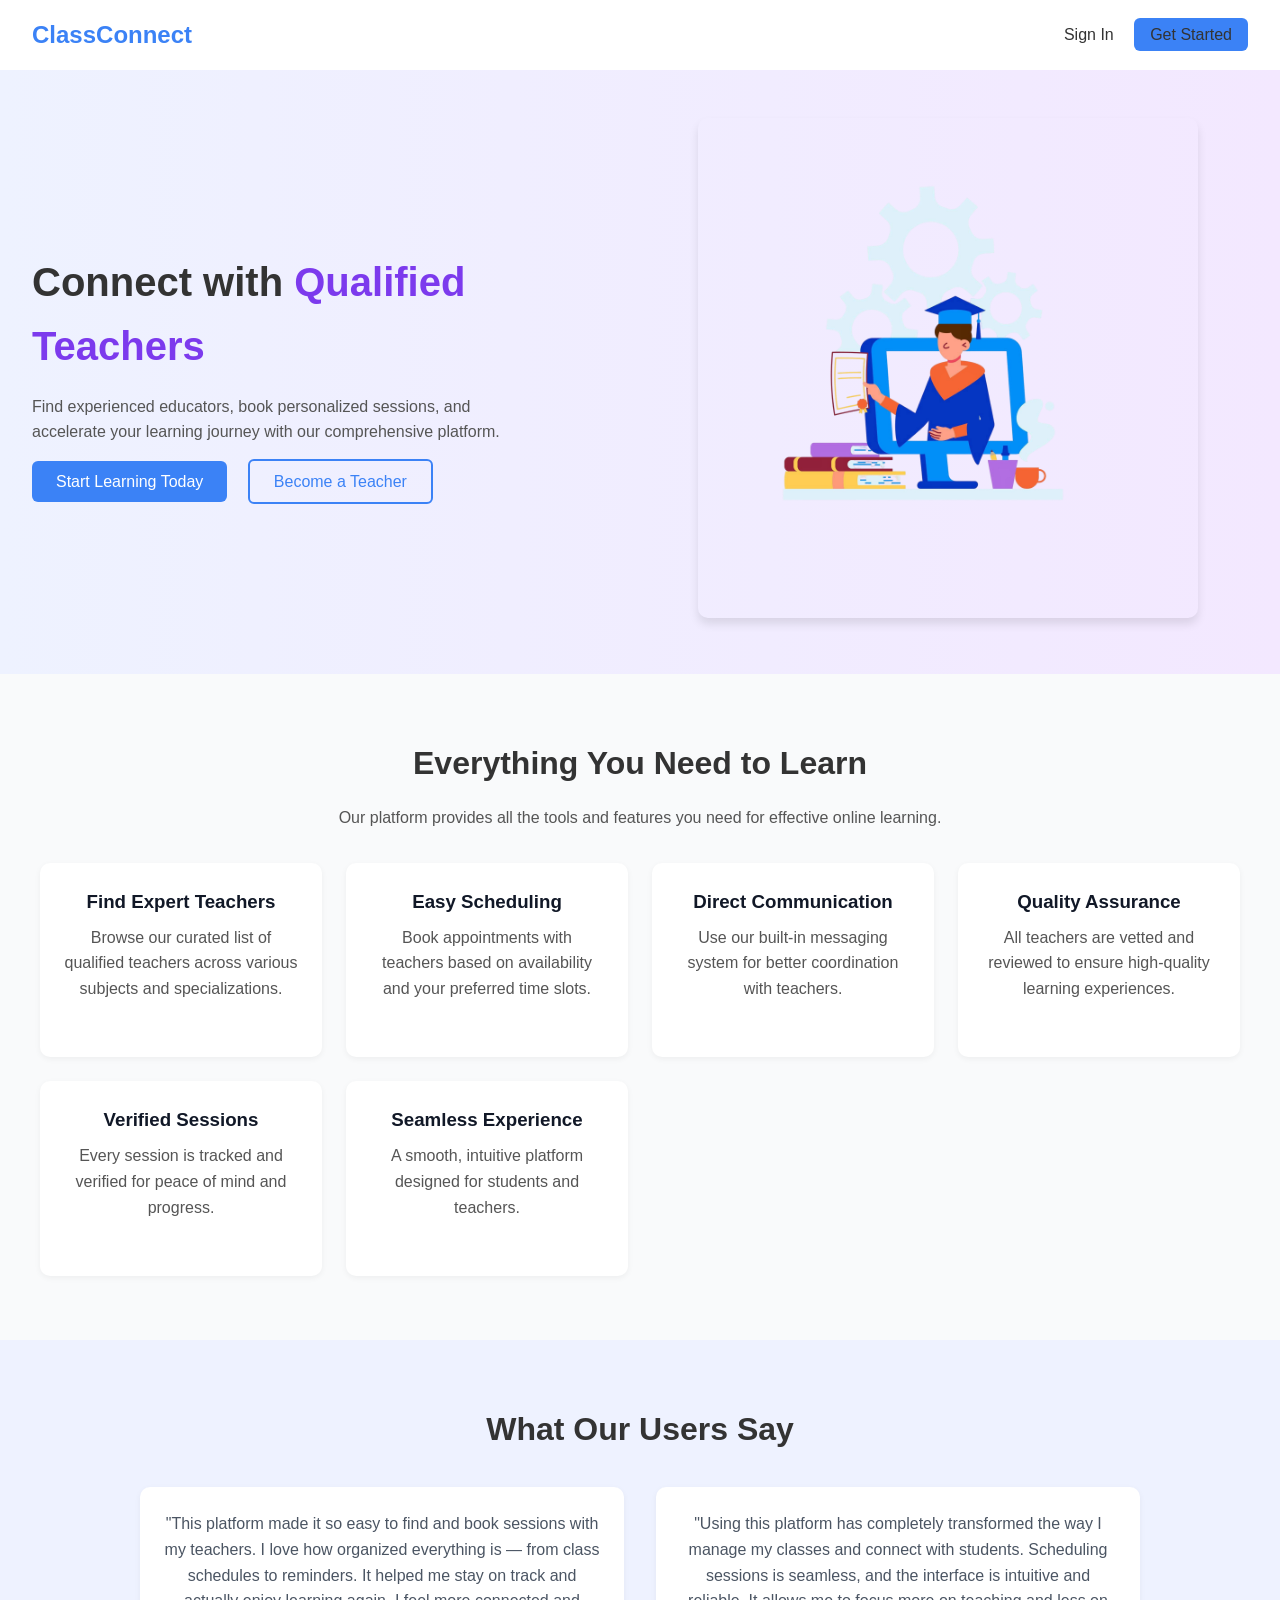
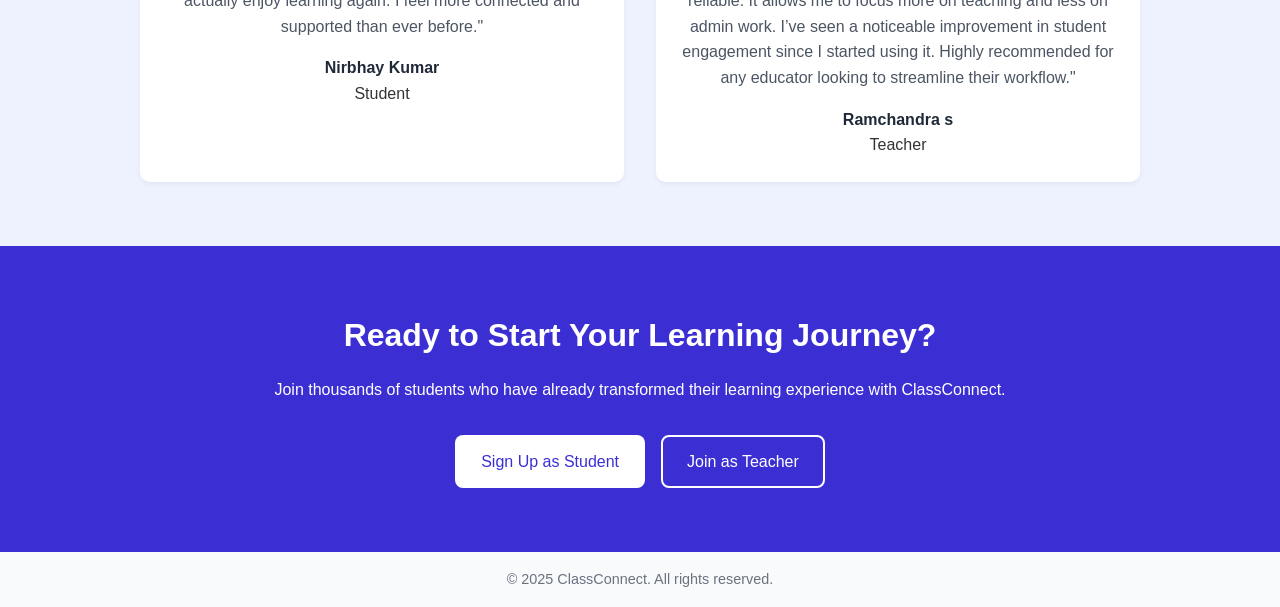
<file: public/index.html>
<!DOCTYPE html>
<html lang="en">

<head>
  <meta charset="UTF-8" />
  <meta name="viewport" content="width=device-width, initial-scale=1.0" />
  <title>ClassConnect - Student Portal</title>
  <link rel="stylesheet" href="css/style.css" />
</head>

<body>
  <!-- Navbar -->
  <nav class="navbar">
    <div class="logo">ClassConnect</div>
    <div class="nav-links">
      <a href="login.html">Sign In</a>
      <a href="register.html" class="get-started">Get Started</a>
    </div>
  </nav>

  <!-- Hero Section -->
  <section class="hero">
    <div class="hero-text">
      <h1>Connect with <span>Qualified Teachers</span></h1>
      <p>Find experienced educators, book personalized sessions, and accelerate your learning journey with our
        comprehensive platform.</p>
      <div class="hero-buttons">
        <a href="register.html" class="btn-primary">Start Learning Today</a>
        <a href="register.html" class="btn-secondary">Become a Teacher</a>
      </div>
    </div>
    <div class="hero-img">
      <img src="Assets/edu png.png" alt="Learning Graphic" />
    </div>
  </section>

  <!-- Features Section -->
  <section class="features">
    <h2>Everything You Need to Learn</h2>
    <p>Our platform provides all the tools and features you need for effective online learning.</p>
    <div class="feature-grid">
      <div class="feature-item">
        <h3>Find Expert Teachers</h3>
        <p>Browse our curated list of qualified teachers across various subjects and specializations.</p>
      </div>
      <div class="feature-item">
        <h3>Easy Scheduling</h3>
        <p>Book appointments with teachers based on availability and your preferred time slots.</p>
      </div>
      <div class="feature-item">
        <h3>Direct Communication</h3>
        <p>Use our built-in messaging system for better coordination with teachers.</p>
      </div>
      <div class="feature-item">
        <h3>Quality Assurance</h3>
        <p>All teachers are vetted and reviewed to ensure high-quality learning experiences.</p>
      </div>
      <div class="feature-item">
        <h3>Verified Sessions</h3>
        <p>Every session is tracked and verified for peace of mind and progress.</p>
      </div>
      <div class="feature-item">
        <h3>Seamless Experience</h3>
        <p>A smooth, intuitive platform designed for students and teachers.</p>
      </div>
    </div>
  </section>

  <!-- Testimonials -->
  <section class="testimonials">
    <h2>What Our Users Say</h2>
    <div class="testimonial-grid">
      <div class="testimonial">
        <p>"This platform made it so easy to find and book sessions with my teachers. I love how organized everything is
          — from class schedules to reminders. It helped me stay on track and actually enjoy learning again. I feel more
          connected and supported than ever before."</p>
        <strong>Nirbhay Kumar</strong><br />
        <span>Student</span>
      </div>
      <div class="testimonial">
        <p>"Using this platform has completely transformed the way I manage my classes and connect with students.
          Scheduling sessions is seamless, and the interface is intuitive and reliable. It allows me to focus more on
          teaching and less on admin work. I’ve seen a noticeable improvement in student engagement since I started
          using it. Highly recommended for any educator looking to streamline their workflow."
        </p>
        <strong>Ramchandra s</strong><br />
        <span>Teacher</span>
      </div>
    </div>
  </section>
  <!-- CTA Section -->
  <section class="cta">
    <h2>Ready to Start Your Learning Journey?</h2>
    <p>Join thousands of students who have already transformed their learning experience with ClassConnect.</p>
    <div class="cta-buttons">
      <a href="register.html" class="cta-btn cta-student">Sign Up as Student</a>
      <a href="register.html" class="cta-btn cta-teacher">Join as Teacher</a>
    </div>
  </section>

  <!-- Footer -->
  <footer class="footer">
    <p>© 2025 ClassConnect. All rights reserved.</p>
  </footer>
</body>

</html>
</file>
<file: public/css/style.css>
/* Reset and base */
* {
  margin: 0;
  padding: 0;
  box-sizing: border-box;
}

body {
  font-family: "Segoe UI", sans-serif;
  background-color: #f9fafb;
  color: #333;
  line-height: 1.6;
}

/* Navbar */
.navbar {
  background-color: #fff;
  display: flex;
  justify-content: space-between;
  align-items: center;
  padding: 1rem 2rem;
  box-shadow: 0 2px 4px rgba(0,0,0,0.05);
}

.logo {
  font-size: 1.5rem;
  font-weight: bold;
  color: #3b82f6;
}

.nav-links a {
  margin-left: 1rem;
  text-decoration: none;
  color: #333;
}

.get-started {
  background-color: #3b82f6;
  color: #fff;
  padding: 0.5rem 1rem;
  border-radius: 6px;
}

.get-started:hover {
  background-color: #2563eb;
}

/* Hero Section */
.hero {
  display: flex;
  flex-wrap: wrap;
  justify-content: space-between;
  align-items: center;
  padding: 3rem 2rem;
  background: linear-gradient(to right, #eef2ff, #f3e8ff);
}

.hero-text {
  flex: 1 1 45%;
  max-width: 500px;
}

.hero-text h1 {
  font-size: 2.5rem;
  margin-bottom: 1rem;
}

.hero-text h1 span {
  color: #7c3aed;
}

.hero-text p {
  margin-bottom: 1.5rem;
  color: #555;
}

.hero-buttons a {
  margin-right: 1rem;
  padding: 0.75rem 1.5rem;
  text-decoration: none;
  border-radius: 6px;
  font-weight: 500;
}

.btn-primary {
  background-color: #3b82f6;
  color: #fff;
}

.btn-primary:hover {
  background-color: #2563eb;
}

.btn-secondary {
  border: 2px solid #3b82f6;
  color: #3b82f6;
}

.btn-secondary:hover {
  background-color: #eff6ff;
}

.hero-img img {
  width: 500px;
  margin-right: 50px;
  padding-right: 50px;
  padding-bottom: 50px;
  border-radius: 10px;
  box-shadow: 0 6px 10px rgba(0, 0, 0, 0.1);
}

/* Features */
.features {
  padding: 4rem 2rem;
  text-align: center;
}

.features h2 {
  font-size: 2rem;
  margin-bottom: 1rem;
}

.features p {
  color: #555;
  margin-bottom: 2rem;
}

.feature-grid {
  display: grid;
  grid-template-columns: repeat(auto-fit, minmax(250px, 1fr));
  gap: 1.5rem;
  max-width: 1200px;
  margin: 0 auto;
}

.feature-item {
  background-color: #fff;
  padding: 1.5rem;
  border-radius: 10px;
  box-shadow: 0 2px 6px rgba(0,0,0,0.05);
}

.feature-item h3 {
  margin-bottom: 0.5rem;
  color: #111827;
}

/* Testimonials */
.testimonials {
  background-color: #eef2ff;
  padding: 4rem 2rem;
  text-align: center;
}

.testimonials h2 {
  font-size: 2rem;
  margin-bottom: 2rem;
}

.testimonial-grid {
  display: grid;
  grid-template-columns: repeat(auto-fit, minmax(280px, 1fr));
  gap: 2rem;
  max-width: 1000px;
  margin: 0 auto;
}

.testimonial {
  background-color: #fff;
  padding: 1.5rem;
  border-radius: 10px;
  box-shadow: 0 2px 6px rgba(0,0,0,0.05);
}

.testimonial p {
  margin-bottom: 1rem;
  color: #4b5563;
}

.testimonial strong {
  color: #1f2937;
}
/* CTA Section */
.cta {
  background-color: #3b2fd4;
  color: #fff;
  text-align: center;
  padding: 4rem 2rem;
}

.cta h2 {
  font-size: 2rem;
  margin-bottom: 1rem;
}

.cta p {
  font-size: 1rem;
  margin-bottom: 2rem;
}

.cta-buttons {
  display: flex;
  justify-content: center;
  flex-wrap: wrap;
  gap: 1rem;
}

.cta-btn {
  padding: 0.75rem 1.5rem;
  border-radius: 8px;
  text-decoration: none;
  font-weight: 500;
  transition: background 0.3s ease;
}

.cta-student {
  background-color: #fff;
  color: #3b2fd4;
  border: 2px solid transparent;
}

.cta-student:hover {
  background-color: #e0e7ff;
}

.cta-teacher {
  background-color: transparent;
  color: #fff;
  border: 2px solid #fff;
}

.cta-teacher:hover {
  background-color: #4338ca;
}

/* Footer */
.footer {
  background-color: #f9fafb;
  color: #6b7280;
  text-align: center;
  padding: 1rem;
  font-size: 0.9rem;
}


/* --------------------------- */
/* 📱 Responsive Media Queries */
/* --------------------------- */

/* Tablets and smaller laptops */
@media (max-width: 1024px) {
  .hero {
    flex-direction: column;
    align-items: flex-start;
  }

  .hero-text {
    max-width: 100%;
    margin-bottom: 2rem;
  }

  .hero-img img {
    width: 100%;
    margin: 0;
    padding: 0;
  }
}

/* Mobile landscape */
@media (max-width: 768px) {
  .navbar {
    flex-direction: row;
    align-items: center;
    justify-content: space-between;
  }

  .nav-links {
    display: flex;
    flex-wrap: wrap;
    gap: 0.5rem;
    margin-top: 0.5rem;
  }

  .hero-text h1 {
    font-size: 2rem;
  }

  .features h2,
  .testimonials h2,
  .cta h2 {
    font-size: 1.5rem;
  }

  .cta p {
    font-size: 0.95rem;
  }

  .feature-item,
  .testimonial {
    padding: 1rem;
  }
}

/* Mobile portrait */
@media (max-width: 480px) {
  .hero {
    padding: 2rem 1rem;
  }

  .hero-text h1 {
    font-size: 1.75rem;
  }

  .hero-buttons a {
    padding: 0.6rem 1rem;
    font-size: 0.9rem;
    margin-bottom: 0.5rem;
    display: inline-block;
  }

  .feature-grid,
  .testimonial-grid {
    grid-template-columns: 1fr;
  }

  .cta-buttons {
    flex-direction: column;
  }

  .cta-btn {
    width: 100%;
    text-align: center;
  }
}
</file>
